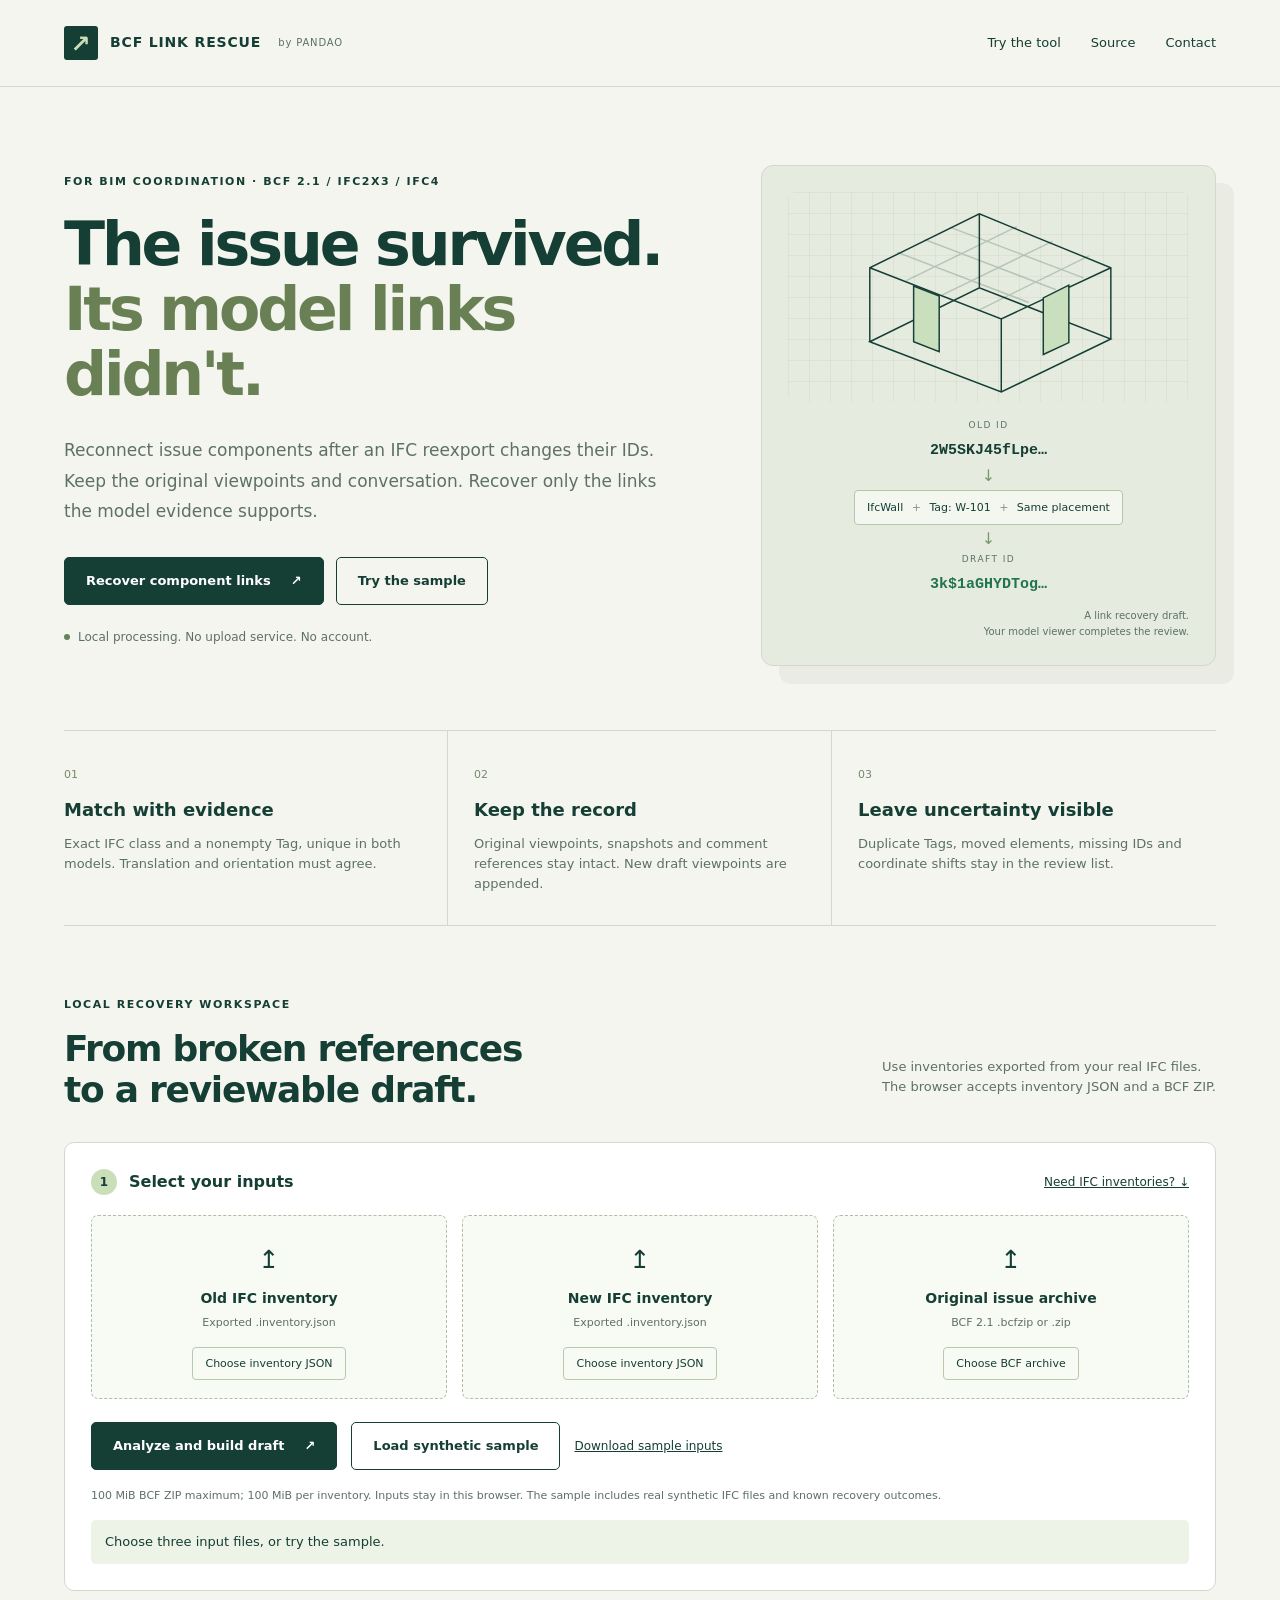
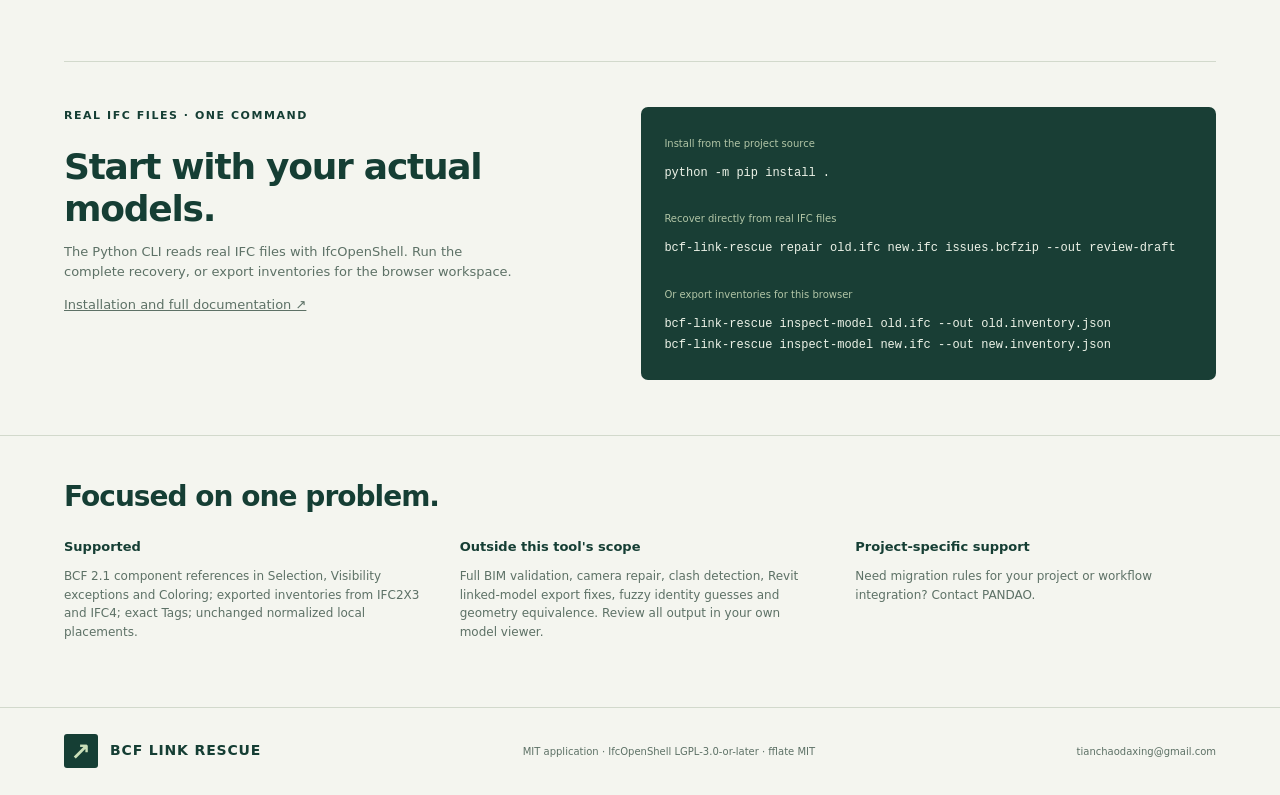
<file: docs/index.html>
<!doctype html>
<html lang="en">
<head>
  <meta charset="utf-8">
  <meta name="viewport" content="width=device-width,initial-scale=1">
  <meta name="description" content="Recover BCF 2.1 component references after IFC reexports with exact Tags, strict placement checks, and a review draft. Free, local, open source.">
  <meta http-equiv="Content-Security-Policy" content="default-src 'self'; script-src 'self'; style-src 'self'; img-src 'self' data:; connect-src 'self'; object-src 'none'; base-uri 'none'; form-action 'none'">
  <title>BCF Link Rescue — recover the reference, preserve the history</title>
  <link rel="stylesheet" href="style.css">
  <script defer src="vendor/fflate-0.8.3.js"></script>
  <script defer src="rescue.js"></script>
  <script defer src="app.js"></script>
</head>
<body>
  <header class="site-header"><a class="brand" href="#top"><span class="mark">↗</span> BCF LINK RESCUE <span class="by">by PANDAO</span></a><nav><a href="#workspace">Try the tool</a><a href="https://github.com/tianchaodaxing-beep/pandao-bcf-link-rescue">Source</a><a href="mailto:tianchaodaxing@gmail.com">Contact</a></nav></header>
  <main id="top">
    <section class="hero">
      <div><p class="eyebrow">FOR BIM COORDINATION · BCF 2.1 / IFC2X3 / IFC4</p><h1>The issue survived.<br><em>Its model links didn't.</em></h1><p class="lede">Reconnect issue components after an IFC reexport changes their IDs. Keep the original viewpoints and conversation. Recover only the links the model evidence supports.</p><div class="hero-actions"><a class="button dark" href="#workspace">Recover component links <span>↗</span></a><button id="hero-demo" class="button outline" type="button">Try the sample</button></div><p class="privacy"><span class="dot"></span> Local processing. No upload service. No account.</p></div>
      <div class="hero-diagram" aria-label="Original component ID connected to a new ID using an exact Tag"><div class="drawing-grid"><svg viewBox="0 0 320 230" role="img" aria-label="Schematic building wall and column"><g fill="none" stroke="currentColor" stroke-width="1.6"><path d="M30 164 174 219 294 161 150 105Z M30 164V83L150 24 294 83V161 M30 83 174 139 294 83 M174 139V219 M150 24V105"/><path d="M78 103V164L106 175V114Z M220 116V178L248 165V102Z" fill="#cadfbe"/><path d="m60 66 144 55M90 52l144 55M119 39l145 55M70 97l121-59M109 113l121-59M150 129l120-59" stroke-opacity=".22"/></g></svg></div><div class="link-line"><span class="tiny-label">OLD ID</span><code>2W5SKJ45fLpe…</code><span class="arrow">↓</span><div class="key-pill">IfcWall <span>+</span> Tag: W-101 <span>+</span> Same placement</div><span class="arrow">↓</span><span class="tiny-label">DRAFT ID</span><code class="new-code">3k$1aGHYDTog…</code></div><div class="diagram-note">A link recovery draft.<br>Your model viewer completes the review.</div></div>
    </section>
    <section class="principles"><div><span>01</span><h2>Match with evidence</h2><p>Exact IFC class and a nonempty Tag, unique in both models. Translation and orientation must agree.</p></div><div><span>02</span><h2>Keep the record</h2><p>Original viewpoints, snapshots and comment references stay intact. New draft viewpoints are appended.</p></div><div><span>03</span><h2>Leave uncertainty visible</h2><p>Duplicate Tags, moved elements, missing IDs and coordinate shifts stay in the review list.</p></div></section>
    <section class="workspace" id="workspace">
      <div class="section-head"><div><p class="eyebrow">LOCAL RECOVERY WORKSPACE</p><h2>From broken references<br>to a reviewable draft.</h2></div><p>Use inventories exported from your real IFC files.<br>The browser accepts inventory JSON and a BCF ZIP.</p></div>
      <div class="input-panel"><div class="step-label"><span>1</span><h3>Select your inputs</h3><a href="#cli">Need IFC inventories? ↓</a></div><div class="upload-grid">
        <label class="upload" for="old-file"><span class="file-icon">↥</span><strong>Old IFC inventory</strong><span>Exported .inventory.json</span><input type="file" id="old-file" accept=".json,application/json"><small id="old-name">Choose inventory JSON</small></label>
        <label class="upload" for="new-file"><span class="file-icon">↥</span><strong>New IFC inventory</strong><span>Exported .inventory.json</span><input type="file" id="new-file" accept=".json,application/json"><small id="new-name">Choose inventory JSON</small></label>
        <label class="upload" for="bcf-file"><span class="file-icon">↥</span><strong>Original issue archive</strong><span>BCF 2.1 .bcfzip or .zip</span><input type="file" id="bcf-file" accept=".bcfzip,.zip,application/zip"><small id="bcf-name">Choose BCF archive</small></label>
      </div><div class="input-actions"><button class="button dark" id="analyze" type="button">Analyze and build draft <span>↗</span></button><button class="button outline" id="demo" type="button">Load synthetic sample</button><a href="samples/sample-inputs.zip" download>Download sample inputs</a></div><p class="small">100 MiB BCF ZIP maximum; 100 MiB per inventory. Inputs stay in this browser. The sample includes real synthetic IFC files and known recovery outcomes.</p><p id="status" class="status" role="status" aria-live="polite">Choose three input files, or try the sample.</p></div>
      <div id="results" class="results" hidden>
        <div class="step-label"><span>2</span><h3>Inspect the recovery</h3><span id="sample-badge" class="badge" hidden>Synthetic sample</span></div>
        <div class="stats"><div><strong id="count-rebound">0</strong><span>Rebound nodes</span></div><div><strong id="count-retained">0</strong><span>Retained nodes</span></div><div><strong id="count-review">0</strong><span>Nodes to review</span></div><div><strong id="count-clones">0</strong><span>New draft viewpoints</span></div></div>
        <div class="review-notice"><strong>Review draft</strong><p>Manually load the new IFC in your model viewer, then inspect the appended draft viewpoints before using or sharing. Original BCF model-file metadata is preserved and may still name the old IFC. Tags must identify the same physical elements. Unchanged placement does not prove unchanged geometry.</p></div>
        <div class="map-head"><h3>Reference map</h3><p>Unique references, grouped across the archive. Schematic links; no model geometry is rendered.</p></div><div class="map-wrap"><canvas id="reference-map" aria-label="Before and after component reference map"></canvas></div><div class="legend"><span class="good">Rebound</span><span class="neutral">Retained</span><span class="warn">Review original reference</span><span id="map-limit"></span></div>
        <div class="filters"><label>Outcome<select id="outcome-filter"><option value="all">All outcomes</option><option value="review">Needs review</option><option value="rebound">Rebound</option><option value="retained">Retained</option></select></label><label>Reference group<select id="group-filter"><option value="all">All groups</option><option value="selection">Selection</option><option value="visibility">Visibility exceptions</option><option value="coloring">Coloring</option></select></label><label class="search-label">Find Tag, ID or topic<input id="search" type="search" placeholder="e.g. W-101"></label><p id="table-count"></p></div>
        <div class="table-wrap"><table><thead><tr><th>Outcome</th><th>Tag / IFC class</th><th>Group</th><th>Original → draft reference</th><th>Review detail</th></tr></thead><tbody id="reference-rows"></tbody></table></div>
        <div class="download-panel"><div><p class="eyebrow">3 · TAKE THE REVIEW INTO YOUR MODEL VIEWER</p><h3>Your originals are still there.</h3><p>Download the BCF with appended draft viewpoints, or the complete packet with CSV, JSON, HTML and fingerprints.</p></div><div><button class="button dark" id="download-bcf" type="button">Download BCF draft ↓</button><button class="button outline" id="download-packet" type="button">Download review packet ↓</button></div></div>
      </div>
    </section>
    <section class="cli-section" id="cli"><div><p class="eyebrow">REAL IFC FILES · ONE COMMAND</p><h2>Start with your actual models.</h2><p>The Python CLI reads real IFC files with IfcOpenShell. Run the complete recovery, or export inventories for the browser workspace.</p><p><a href="https://github.com/tianchaodaxing-beep/pandao-bcf-link-rescue#quick-start">Installation and full documentation ↗</a></p></div><div class="code-panel"><span>Install from the project source</span><pre>python -m pip install .</pre><span>Recover directly from real IFC files</span><pre>bcf-link-rescue repair old.ifc new.ifc issues.bcfzip --out review-draft</pre><span>Or export inventories for this browser</span><pre>bcf-link-rescue inspect-model old.ifc --out old.inventory.json
bcf-link-rescue inspect-model new.ifc --out new.inventory.json</pre></div></section>
    <section class="scope"><h2>Focused on one problem.</h2><div><p><strong>Supported</strong>BCF 2.1 component references in Selection, Visibility exceptions and Coloring; exported inventories from IFC2X3 and IFC4; exact Tags; unchanged normalized local placements.</p><p><strong>Outside this tool's scope</strong>Full BIM validation, camera repair, clash detection, Revit linked-model export fixes, fuzzy identity guesses and geometry equivalence. Review all output in your own model viewer.</p><p><strong>Project-specific support</strong>Need migration rules for your project or workflow integration? <a href="mailto:tianchaodaxing@gmail.com">Contact PANDAO.</a></p></div></section>
  </main><footer><a class="brand" href="#top"><span class="mark">↗</span> BCF LINK RESCUE</a><p>MIT application · IfcOpenShell LGPL-3.0-or-later · fflate MIT</p><a href="mailto:tianchaodaxing@gmail.com">tianchaodaxing@gmail.com</a></footer>
</body></html>
</file>
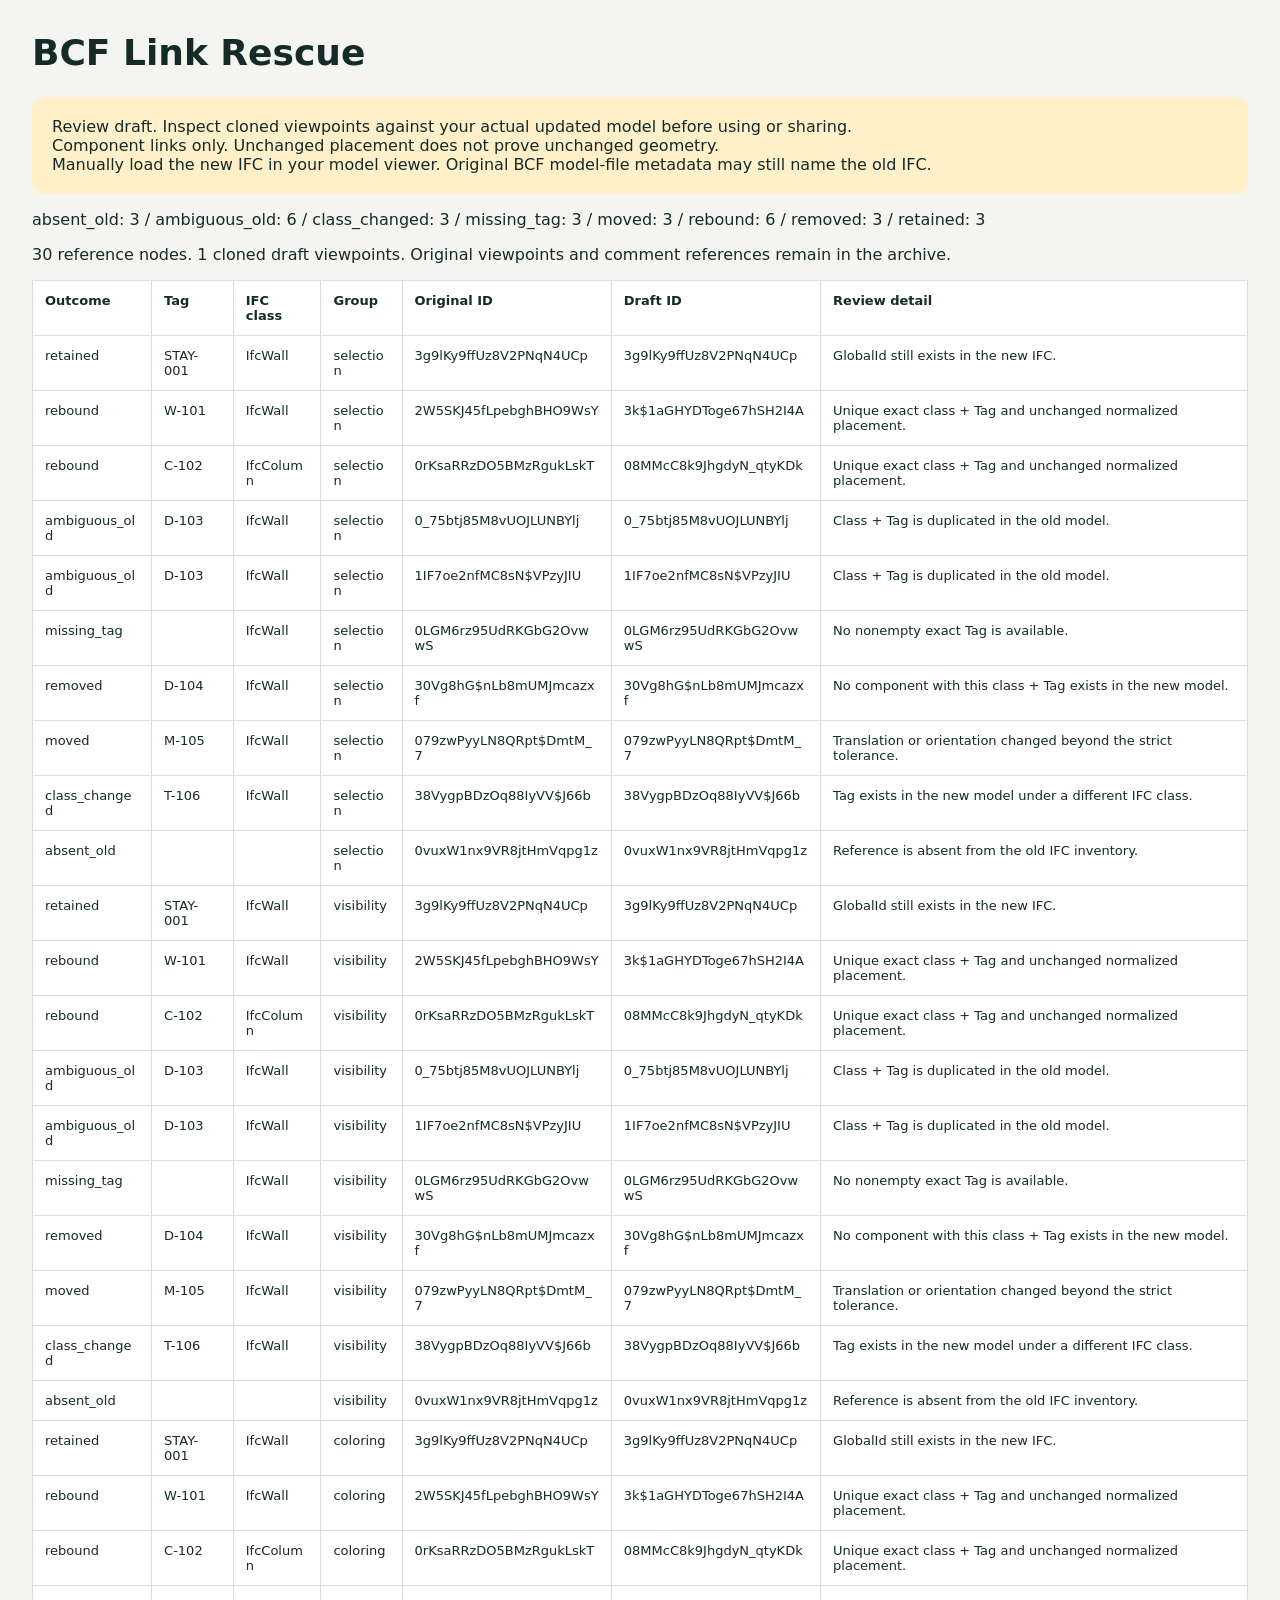
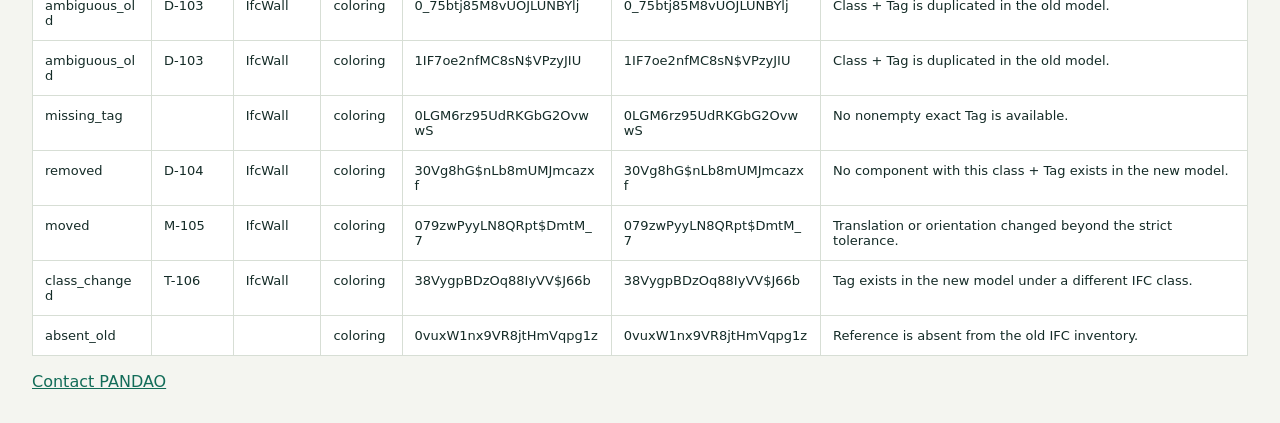
<file: docs/samples/example-output/review.html>
<!doctype html><html lang="en"><meta charset="utf-8"><meta name="viewport" content="width=device-width, initial-scale=1"><meta http-equiv="Content-Security-Policy" content="default-src 'none'; style-src 'unsafe-inline'; base-uri 'none'; form-action 'none'"><title>BCF Link Rescue review draft</title><style>body{font:16px system-ui;background:#f4f5f0;color:#142b27;margin:32px}h1{font-size:36px}.notice{background:#fff0ca;padding:20px;border-radius:12px}table{border-collapse:collapse;background:white;width:100%;font-size:13px}td,th{text-align:left;vertical-align:top;padding:12px;border:1px solid #d7ded5;overflow-wrap:anywhere}.scroll{overflow:auto}a{color:#126c58}</style><h1>BCF Link Rescue</h1><p class="notice">Review draft. Inspect cloned viewpoints against your actual updated model before using or sharing.<br>Component links only. Unchanged placement does not prove unchanged geometry.<br>Manually load the new IFC in your model viewer. Original BCF model-file metadata may still name the old IFC.</p><p>absent_old: 3 / ambiguous_old: 6 / class_changed: 3 / missing_tag: 3 / moved: 3 / rebound: 6 / removed: 3 / retained: 3</p><p>30 reference nodes. 1 cloned draft viewpoints. Original viewpoints and comment references remain in the archive.</p><div class="scroll"><table><thead><tr><th>Outcome</th><th>Tag</th><th>IFC class</th><th>Group</th><th>Original ID</th><th>Draft ID</th><th>Review detail</th></tr></thead><tbody><tr><td>retained</td><td>STAY-001</td><td>IfcWall</td><td>selection</td><td>3g9lKy9ffUz8V2PNqN4UCp</td><td>3g9lKy9ffUz8V2PNqN4UCp</td><td>GlobalId still exists in the new IFC.</td></tr><tr><td>rebound</td><td>W-101</td><td>IfcWall</td><td>selection</td><td>2W5SKJ45fLpebghBHO9WsY</td><td>3k$1aGHYDToge67hSH2I4A</td><td>Unique exact class + Tag and unchanged normalized placement.</td></tr><tr><td>rebound</td><td>C-102</td><td>IfcColumn</td><td>selection</td><td>0rKsaRRzDO5BMzRgukLskT</td><td>08MMcC8k9JhgdyN_qtyKDk</td><td>Unique exact class + Tag and unchanged normalized placement.</td></tr><tr><td>ambiguous_old</td><td>D-103</td><td>IfcWall</td><td>selection</td><td>0_75btj85M8vUOJLUNBYlj</td><td>0_75btj85M8vUOJLUNBYlj</td><td>Class + Tag is duplicated in the old model.</td></tr><tr><td>ambiguous_old</td><td>D-103</td><td>IfcWall</td><td>selection</td><td>1IF7oe2nfMC8sN$VPzyJIU</td><td>1IF7oe2nfMC8sN$VPzyJIU</td><td>Class + Tag is duplicated in the old model.</td></tr><tr><td>missing_tag</td><td></td><td>IfcWall</td><td>selection</td><td>0LGM6rz95UdRKGbG2OvwwS</td><td>0LGM6rz95UdRKGbG2OvwwS</td><td>No nonempty exact Tag is available.</td></tr><tr><td>removed</td><td>D-104</td><td>IfcWall</td><td>selection</td><td>30Vg8hG$nLb8mUMJmcazxf</td><td>30Vg8hG$nLb8mUMJmcazxf</td><td>No component with this class + Tag exists in the new model.</td></tr><tr><td>moved</td><td>M-105</td><td>IfcWall</td><td>selection</td><td>079zwPyyLN8QRpt$DmtM_7</td><td>079zwPyyLN8QRpt$DmtM_7</td><td>Translation or orientation changed beyond the strict tolerance.</td></tr><tr><td>class_changed</td><td>T-106</td><td>IfcWall</td><td>selection</td><td>38VygpBDzOq88IyVV$J66b</td><td>38VygpBDzOq88IyVV$J66b</td><td>Tag exists in the new model under a different IFC class.</td></tr><tr><td>absent_old</td><td></td><td></td><td>selection</td><td>0vuxW1nx9VR8jtHmVqpg1z</td><td>0vuxW1nx9VR8jtHmVqpg1z</td><td>Reference is absent from the old IFC inventory.</td></tr><tr><td>retained</td><td>STAY-001</td><td>IfcWall</td><td>visibility</td><td>3g9lKy9ffUz8V2PNqN4UCp</td><td>3g9lKy9ffUz8V2PNqN4UCp</td><td>GlobalId still exists in the new IFC.</td></tr><tr><td>rebound</td><td>W-101</td><td>IfcWall</td><td>visibility</td><td>2W5SKJ45fLpebghBHO9WsY</td><td>3k$1aGHYDToge67hSH2I4A</td><td>Unique exact class + Tag and unchanged normalized placement.</td></tr><tr><td>rebound</td><td>C-102</td><td>IfcColumn</td><td>visibility</td><td>0rKsaRRzDO5BMzRgukLskT</td><td>08MMcC8k9JhgdyN_qtyKDk</td><td>Unique exact class + Tag and unchanged normalized placement.</td></tr><tr><td>ambiguous_old</td><td>D-103</td><td>IfcWall</td><td>visibility</td><td>0_75btj85M8vUOJLUNBYlj</td><td>0_75btj85M8vUOJLUNBYlj</td><td>Class + Tag is duplicated in the old model.</td></tr><tr><td>ambiguous_old</td><td>D-103</td><td>IfcWall</td><td>visibility</td><td>1IF7oe2nfMC8sN$VPzyJIU</td><td>1IF7oe2nfMC8sN$VPzyJIU</td><td>Class + Tag is duplicated in the old model.</td></tr><tr><td>missing_tag</td><td></td><td>IfcWall</td><td>visibility</td><td>0LGM6rz95UdRKGbG2OvwwS</td><td>0LGM6rz95UdRKGbG2OvwwS</td><td>No nonempty exact Tag is available.</td></tr><tr><td>removed</td><td>D-104</td><td>IfcWall</td><td>visibility</td><td>30Vg8hG$nLb8mUMJmcazxf</td><td>30Vg8hG$nLb8mUMJmcazxf</td><td>No component with this class + Tag exists in the new model.</td></tr><tr><td>moved</td><td>M-105</td><td>IfcWall</td><td>visibility</td><td>079zwPyyLN8QRpt$DmtM_7</td><td>079zwPyyLN8QRpt$DmtM_7</td><td>Translation or orientation changed beyond the strict tolerance.</td></tr><tr><td>class_changed</td><td>T-106</td><td>IfcWall</td><td>visibility</td><td>38VygpBDzOq88IyVV$J66b</td><td>38VygpBDzOq88IyVV$J66b</td><td>Tag exists in the new model under a different IFC class.</td></tr><tr><td>absent_old</td><td></td><td></td><td>visibility</td><td>0vuxW1nx9VR8jtHmVqpg1z</td><td>0vuxW1nx9VR8jtHmVqpg1z</td><td>Reference is absent from the old IFC inventory.</td></tr><tr><td>retained</td><td>STAY-001</td><td>IfcWall</td><td>coloring</td><td>3g9lKy9ffUz8V2PNqN4UCp</td><td>3g9lKy9ffUz8V2PNqN4UCp</td><td>GlobalId still exists in the new IFC.</td></tr><tr><td>rebound</td><td>W-101</td><td>IfcWall</td><td>coloring</td><td>2W5SKJ45fLpebghBHO9WsY</td><td>3k$1aGHYDToge67hSH2I4A</td><td>Unique exact class + Tag and unchanged normalized placement.</td></tr><tr><td>rebound</td><td>C-102</td><td>IfcColumn</td><td>coloring</td><td>0rKsaRRzDO5BMzRgukLskT</td><td>08MMcC8k9JhgdyN_qtyKDk</td><td>Unique exact class + Tag and unchanged normalized placement.</td></tr><tr><td>ambiguous_old</td><td>D-103</td><td>IfcWall</td><td>coloring</td><td>0_75btj85M8vUOJLUNBYlj</td><td>0_75btj85M8vUOJLUNBYlj</td><td>Class + Tag is duplicated in the old model.</td></tr><tr><td>ambiguous_old</td><td>D-103</td><td>IfcWall</td><td>coloring</td><td>1IF7oe2nfMC8sN$VPzyJIU</td><td>1IF7oe2nfMC8sN$VPzyJIU</td><td>Class + Tag is duplicated in the old model.</td></tr><tr><td>missing_tag</td><td></td><td>IfcWall</td><td>coloring</td><td>0LGM6rz95UdRKGbG2OvwwS</td><td>0LGM6rz95UdRKGbG2OvwwS</td><td>No nonempty exact Tag is available.</td></tr><tr><td>removed</td><td>D-104</td><td>IfcWall</td><td>coloring</td><td>30Vg8hG$nLb8mUMJmcazxf</td><td>30Vg8hG$nLb8mUMJmcazxf</td><td>No component with this class + Tag exists in the new model.</td></tr><tr><td>moved</td><td>M-105</td><td>IfcWall</td><td>coloring</td><td>079zwPyyLN8QRpt$DmtM_7</td><td>079zwPyyLN8QRpt$DmtM_7</td><td>Translation or orientation changed beyond the strict tolerance.</td></tr><tr><td>class_changed</td><td>T-106</td><td>IfcWall</td><td>coloring</td><td>38VygpBDzOq88IyVV$J66b</td><td>38VygpBDzOq88IyVV$J66b</td><td>Tag exists in the new model under a different IFC class.</td></tr><tr><td>absent_old</td><td></td><td></td><td>coloring</td><td>0vuxW1nx9VR8jtHmVqpg1z</td><td>0vuxW1nx9VR8jtHmVqpg1z</td><td>Reference is absent from the old IFC inventory.</td></tr></tbody></table></div><p><a href="mailto:tianchaodaxing@gmail.com">Contact PANDAO</a></p></html>
</file>
<file: docs/style.css>
:root{--ink:#153e34;--paper:#f4f5ef;--green:#cadfb9;--line:#d2d9cc;--muted:#5d7166;--amber:#f4cc8b}*{box-sizing:border-box}html{scroll-behavior:smooth}body{margin:0;background:var(--paper);color:var(--ink);font:16px/1.55 system-ui,-apple-system,BlinkMacSystemFont,"Segoe UI",sans-serif}a{color:inherit;text-decoration:none}a:hover{text-decoration:underline}button,input,select{font:inherit}button,a,input,select{touch-action:manipulation}button:focus-visible,a:focus-visible,input:focus-visible,select:focus-visible{outline:3px solid #d29c36;outline-offset:4px}button{cursor:pointer}.site-header{max-width:1440px;margin:auto;padding:26px 5vw;border-bottom:1px solid var(--line);display:flex;align-items:center;justify-content:space-between;gap:20px}.brand{font-weight:750;font-size:14px;letter-spacing:.06em;display:flex;align-items:center;gap:12px}.mark{width:34px;height:34px;background:var(--ink);color:var(--green);display:grid;place-items:center;font-size:24px;border-radius:3px}.by{font-size:10px;color:var(--muted);font-weight:500;margin-left:5px}nav{display:flex;gap:30px;font-size:13px}main{max-width:1440px;margin:auto}.hero{padding:78px 5vw 64px;display:grid;grid-template-columns:1.4fr 1fr;gap:60px;align-items:center}.eyebrow{font-size:11px;letter-spacing:.14em;font-weight:700;margin:0 0 22px}.hero h1{font-size:clamp(38px,4.7vw,68px);line-height:1.08;letter-spacing:-.052em;font-weight:550;margin:0 0 28px}.hero h1 em{font-style:normal;color:#698055}.lede{max-width:610px;color:var(--muted);font-size:17px;line-height:1.8}.hero-actions{display:flex;gap:12px;flex-wrap:wrap;margin-top:30px}.button{min-height:48px;display:inline-flex;justify-content:center;align-items:center;gap:20px;padding:12px 21px;border:1px solid var(--ink);border-radius:5px;font-size:13px;font-weight:650;line-height:1.4;text-decoration:none}.button:hover{text-decoration:none;filter:brightness(.95)}.button.dark{background:var(--ink);color:white}.button.outline{background:transparent;color:var(--ink)}button:disabled{opacity:.45;cursor:wait}.privacy{font-size:12px;display:flex;align-items:center;gap:8px;margin-top:23px;color:var(--muted)}.dot{width:6px;height:6px;background:#66845b;border-radius:100%}.hero-diagram{background:#e5ebdf;border:1px solid var(--line);border-radius:12px;padding:26px;position:relative;box-shadow:18px 18px 0 #eaece4}.drawing-grid{background-image:linear-gradient(#72876613 1px,transparent 1px),linear-gradient(90deg,#72876613 1px,transparent 1px);background-size:21px 21px;border-radius:8px}.drawing-grid svg{display:block;width:100%;max-height:210px}.link-line{text-align:center;padding-top:17px;display:flex;flex-direction:column;align-items:center;gap:6px}.tiny-label{font-size:9px;letter-spacing:.16em;color:var(--muted)}.link-line code{font-size:15px;font-weight:600}.arrow{color:#7b9571;line-height:1}.key-pill{font-size:11px;border:1px solid #b5c7a8;border-radius:4px;background:#f4f7f0;padding:8px 12px}.key-pill span{padding:0 5px;color:#839676}.diagram-note{text-align:right;font-size:10px;color:var(--muted);margin-top:12px}.new-code{color:#21744e}.principles{display:grid;grid-template-columns:repeat(3,1fr);border-top:1px solid var(--line);border-bottom:1px solid var(--line);margin:0 5vw}.principles>div{padding:30px 26px;border-right:1px solid var(--line)}.principles>div:first-child{padding-left:0}.principles>div:last-child{border:0}.principles span{font-size:11px;color:#768a6b}.principles h2{font-size:18px;font-weight:600;margin:10px 0}.principles p{font-size:13px;color:var(--muted);margin:0}.workspace{padding:70px 5vw}.section-head{display:flex;justify-content:space-between;gap:30px;align-items:end;margin-bottom:32px}.section-head h2,.cli-section h2,.scope h2{font-size:36px;line-height:1.15;letter-spacing:-.035em;font-weight:550;margin:0}.section-head p{font-size:13px;color:var(--muted)}.section-head .eyebrow{font-size:11px;color:var(--ink);margin-bottom:15px}.input-panel{background:white;border:1px solid var(--line);border-radius:10px;padding:26px}.step-label{display:flex;gap:12px;align-items:center;margin-bottom:20px}.step-label>span:first-child{background:var(--green);width:26px;height:26px;display:grid;place-items:center;border-radius:50%;font-size:12px;font-weight:700}.step-label h3{font-size:16px;margin:0;font-weight:600}.step-label>a{margin-left:auto;font-size:12px;text-decoration:underline}.upload-grid{display:grid;grid-template-columns:repeat(3,1fr);gap:15px}.upload{display:flex;flex-direction:column;align-items:center;text-align:center;padding:25px 15px 18px;border:1px dashed #aebfa5;border-radius:7px;background:#f8faf4;cursor:pointer;position:relative;min-width:0}.upload:hover{background:#edf3e6}.upload input{position:absolute;width:100%;height:100%;opacity:0;inset:0;cursor:pointer}.upload:focus-within{outline:3px solid #d29c36}.upload strong{font-size:14px;font-weight:600}.upload>span:not(.file-icon){font-size:11px;color:var(--muted);margin:4px}.file-icon{font-size:25px;margin-bottom:8px}.upload small{padding:7px 12px;border-radius:4px;border:1px solid #b8c9ae;font-size:11px;margin-top:12px;max-width:100%;overflow-wrap:anywhere}.input-actions{display:flex;align-items:center;gap:14px;flex-wrap:wrap;margin-top:23px}.input-actions>a{font-size:12px;text-decoration:underline}.small{font-size:11px;color:var(--muted);margin:17px 0 0}.status{font-size:13px;padding:12px 14px;border-radius:5px;background:#eef3e8;margin:16px 0 0;overflow-wrap:anywhere}.status.error{background:#ffe8df;color:#8c3524}.results{margin-top:35px}.badge{font-size:11px;padding:4px 10px;background:#e3ead8;border-radius:15px}.stats{display:grid;grid-template-columns:repeat(4,1fr);border:1px solid var(--line);border-radius:8px;overflow:hidden;background:white}.stats div{padding:23px;border-right:1px solid var(--line)}.stats div:last-child{border:0}.stats strong{display:block;font-size:37px;font-weight:550;line-height:1.2}.stats span{font-size:12px;color:var(--muted)}.stats div:nth-child(3){background:#faf0dc}.review-notice{display:flex;gap:22px;align-items:baseline;padding:18px 23px;background:#f7e8c9;border:1px solid #e9d5af;border-radius:7px;margin-top:18px}.review-notice strong{white-space:nowrap;font-size:13px}.review-notice p{font-size:12px;line-height:1.7;margin:0}.map-head{margin-top:30px;display:flex;align-items:baseline;justify-content:space-between;gap:20px}.map-head h3{font-size:16px}.map-head p{font-size:11px;color:var(--muted)}.map-wrap{background:#eaf0e3;border:1px solid var(--line);border-radius:7px;overflow:auto;padding:16px}canvas{display:block;width:100%}.legend{display:flex;gap:22px;font-size:11px;color:var(--muted);margin:12px 0 25px;flex-wrap:wrap}.legend>span:before{content:"";display:inline-block;width:7px;height:7px;border-radius:100%;margin-right:6px}.legend .good:before{background:#287456}.legend .neutral:before{background:#809284}.legend .warn:before{background:#b67f34}.filters{display:flex;align-items:end;gap:18px;flex-wrap:wrap;margin:24px 0 18px}.filters label{font-size:11px;color:var(--muted);display:flex;flex-direction:column;gap:6px}.filters select,.filters input{border:1px solid #bccaaf;background:white;padding:9px 12px;border-radius:4px;font-size:12px;color:var(--ink);height:38px}.search-label{flex:1;min-width:190px}.filters p{font-size:11px;color:var(--muted);margin:0 0 11px}.table-wrap{overflow:auto;border:1px solid var(--line);border-radius:7px;background:white}table{border-collapse:collapse;width:100%;font-size:12px}th{background:#edf1e7;color:#60735b;font-size:10px;letter-spacing:.05em;text-transform:uppercase}th,td{text-align:left;padding:14px;vertical-align:top;border-bottom:1px solid var(--line)}td:nth-child(4){min-width:190px}td:last-child{max-width:270px;min-width:175px}td code{display:block;font-size:10px;overflow-wrap:anywhere}td small{display:block;color:var(--muted);font-size:10px;margin-top:3px}.outcome{font-size:10px;display:inline-block;white-space:nowrap;border-radius:4px;padding:4px 8px;background:#f8ebd2;color:#865e26}.outcome.rebound{background:#d8ead2;color:#285b31}.outcome.retained{background:#e5e9e2;color:#50634d}.download-panel{background:#e2eacf;padding:27px;border-radius:8px;margin-top:25px;display:flex;justify-content:space-between;gap:30px;align-items:center}.download-panel .eyebrow{font-size:9px;margin:0 0 10px}.download-panel h3{font-size:23px;font-weight:550;letter-spacing:-.02em;margin:0}.download-panel p{font-size:12px;max-width:560px;color:var(--muted)}.download-panel>div:last-child{display:flex;flex-direction:column;gap:10px;min-width:210px}.cli-section{margin:0 5vw;display:grid;grid-template-columns:1fr 1.1fr;gap:55px;border-top:1px solid var(--line);padding:45px 0 55px}.cli-section p:not(.eyebrow){color:var(--muted);font-size:13px;max-width:450px}.cli-section a{text-decoration:underline}.code-panel{padding:23px;background:#193e35;color:#edf3e8;border-radius:7px;min-width:0}.code-panel span{font-size:10px;color:#b1c5a6}.code-panel pre{font:12px/1.8 ui-monospace,SFMono-Regular,Consolas,monospace;white-space:pre-wrap;overflow-wrap:anywhere;margin:8px 0 21px}.code-panel pre:last-child{margin-bottom:0}.scope{padding:45px 5vw 65px;border-top:1px solid var(--line)}.scope h2{font-size:28px;margin-bottom:24px}.scope>div{display:grid;grid-template-columns:repeat(3,1fr);gap:35px}.scope p{font-size:12px;color:var(--muted);margin:0}.scope strong{display:block;color:var(--ink);font-size:13px;margin-bottom:10px}footer{max-width:1440px;margin:auto;border-top:1px solid var(--line);padding:26px 5vw;display:flex;gap:25px;justify-content:space-between;align-items:center}footer p,footer>a:last-child{font-size:10px;color:var(--muted)}[hidden]{display:none!important}@media(max-width:900px){.hero{gap:35px;padding-top:50px}.hero h1{font-size:43px}.hero-diagram{padding:18px}.section-head h2,.cli-section h2{font-size:31px}.section-head{align-items:start}.review-notice{flex-direction:column;gap:5px}.download-panel{flex-direction:column;align-items:stretch}.download-panel>div:last-child{flex-direction:row}.cli-section{gap:30px}.by{display:none}footer{flex-wrap:wrap}}@media(max-width:640px){.site-header{padding:20px 6vw}.brand{font-size:11px;gap:8px}nav{gap:14px;font-size:11px}nav>a:first-child{display:none}.hero{grid-template-columns:1fr;padding:42px 6vw;gap:35px}.hero h1{font-size:42px}.lede{font-size:15px}.hero-diagram{max-width:450px;width:100%;margin:auto;box-shadow:8px 8px 0 #eaece4}.drawing-grid svg{max-height:165px}.principles{grid-template-columns:1fr;margin:0 6vw}.principles>div,.principles>div:first-child{padding:22px 0;border-right:0;border-bottom:1px solid var(--line)}.workspace{padding:45px 6vw}.section-head{flex-direction:column;gap:5px}.section-head h2{font-size:31px}.section-head>p{margin-bottom:0}.input-panel{padding:18px}.step-label{gap:9px;flex-wrap:wrap}.step-label>a{font-size:11px}.upload-grid{grid-template-columns:1fr;gap:10px}.upload{align-items:start;text-align:left;padding:15px 16px;min-height:112px}.upload .file-icon{position:absolute;right:18px;top:14px;font-size:22px}.upload small{margin-top:5px}.upload>span:not(.file-icon){margin:2px 0}.input-actions{gap:10px}.button{font-size:12px;padding:11px 14px}.stats{grid-template-columns:1fr 1fr}.stats div{padding:18px;border-bottom:1px solid var(--line)}.stats div:nth-child(2){border-right:0}.stats div:nth-child(3),.stats div:nth-child(4){border-bottom:0}.stats strong{font-size:31px}.stats span{font-size:10px}.map-head{flex-direction:column;gap:0}.map-head h3{margin-bottom:4px}.map-head p{margin-top:0}.filters{gap:12px}.filters label{flex:1}.filters p{width:100%;margin:0}.download-panel{padding:20px}.download-panel>div:last-child{flex-direction:column}.cli-section{grid-template-columns:1fr;margin:0 6vw;gap:20px}.scope{padding:35px 6vw 45px}.scope>div{grid-template-columns:1fr;gap:20px}footer{padding:23px 6vw;gap:7px}footer p{width:100%;margin:8px 0}.eyebrow{font-size:9px;letter-spacing:.1em}}@media(prefers-reduced-motion:reduce){html{scroll-behavior:auto}}
</file>
